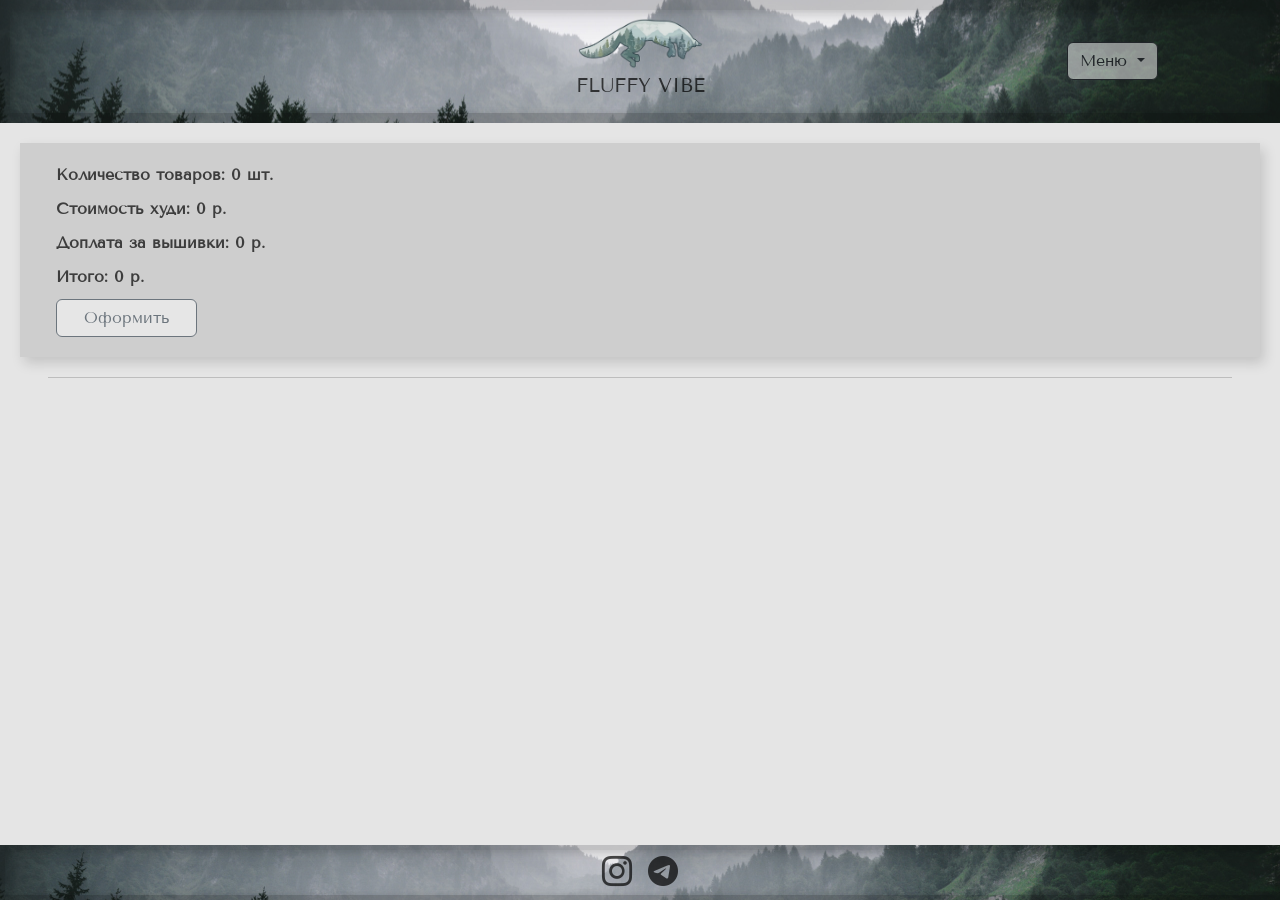
<file: basket.html>
<!DOCTYPE html>
<html lang="ru">
<head>
    <meta charset="UTF-8">
    <meta name="viewport" content="width=device-width, initial-scale=1.0">
    <title>Корзина</title>

    <link href="https://cdn.jsdelivr.net/npm/bootstrap@5.3.8/dist/css/bootstrap.min.css" rel="stylesheet" integrity="sha384-sRIl4kxILFvY47J16cr9ZwB07vP4J8+LH7qKQnuqkuIAvNWLzeN8tE5YBujZqJLB" crossorigin="anonymous">
    <link rel="preconnect" href="https://fonts.googleapis.com">
    <link rel="preconnect" href="https://fonts.gstatic.com" crossorigin>
    <link href="https://fonts.googleapis.com/css2?family=Tenor+Sans&display=swap" rel="stylesheet">

    <link rel="stylesheet" href="https://cdn.jsdelivr.net/npm/bootstrap-icons@1.11.0/font/bootstrap-icons.css">
    <link rel="stylesheet" href="styles.css">
    <link rel="icon" type="image/png" href="pictures/favicon-96x96.png" sizes="96x96">
</head>

<body>
    <header class="header">
        <!-- nav — семантический тег: блок предназначен для навигации по сайту.
             navbar — базовый класс Bootstrap для navbar.-->
        <nav class="navbar" >
            <!-- занимаем 3 столбца, чтобы лого было в центре 
             g - убирает полоску справа 
             px - отступы слева и справа-->
            <div class="row w-100 g-0 px-0">
                <div class="d-none d-sm-block col-sm-3"></div>
                <div class="logo-with-text col-12 col-sm-6">
                    <img src="pictures/fluffy_vibe_logo.png" class="main-logo" alt="Логотип">
                    <h1 class="main-text mt-1 fw-light">FLUFFY VIBE</h1>                    
                </div>  
                <!-- Меню справа -->
                <div class="d-flex justify-content-center py-4 col-12 col-sm-3">
                    <div class="dropdown">
                        <button class="btn btn-outline-dark dropdown-toggle" type="button" data-bs-toggle="dropdown">
                            Меню
                        </button>
                        <ul class="dropdown-menu dropdown-menu-center">
                            <li><a class="dropdown-item" href="index.html">Главная</a></li>
                            <li><a class="dropdown-item" href="catalog.html">Каталог</a></li>                          
                        </ul>
                    </div>
                </div>
            </div>
        </nav>
    </header>

    <main class="main">
        <div class="row px-2 px-md-3 order" style="margin:20px; background-color: rgba(0, 0, 0, 0.10);">
            <div class="col-12 col-md-4 col-lg-3 orderDetails"> 
                <span id="count" ></span>
                <span id="hoodiesPrice"></span>
                <span id="stripesPrice"></span>
                <span id="totalPrice"></span>
                 <button id="btnPlaceAnOrder" type="button" class="btn btn-md btn-outline-secondary w-50">Оформить</button> 
            </div>
        </div>

        <hr class = "mt-0 mx-5">

        <div id="table_OneSize"></div>     
        <div id="table_S"></div>  
        <div id="table_M"></div>  
        <div id="table_L"></div>     
    </main>
    
    <footer class="footer"> 
        <ul>
            <li>
                <a href="https://www.instagram.com/fluffy.vibe/" target="_blank" aria-label="Instagram">
                    <i class="bi-instagram"></i> 
                </a>
            </li>
            <li>
                <a href="https://t.me/fluffy_vibe_store" target="_blank" aria-label="Telegram">
                    <i class="bi-telegram"></i>
                </a>
            </li>
        </ul>
    </footer> 
    
    <script src="https://cdn.jsdelivr.net/npm/bootstrap@5.3.8/dist/js/bootstrap.bundle.min.js" integrity="sha384-FKyoEForCGlyvwx9Hj09JcYn3nv7wiPVlz7YYwJrWVcXK/BmnVDxM+D2scQbITxI" crossorigin="anonymous"></script>
    <script src="02-script.js"></script>
    
</body>

</html>
</file>
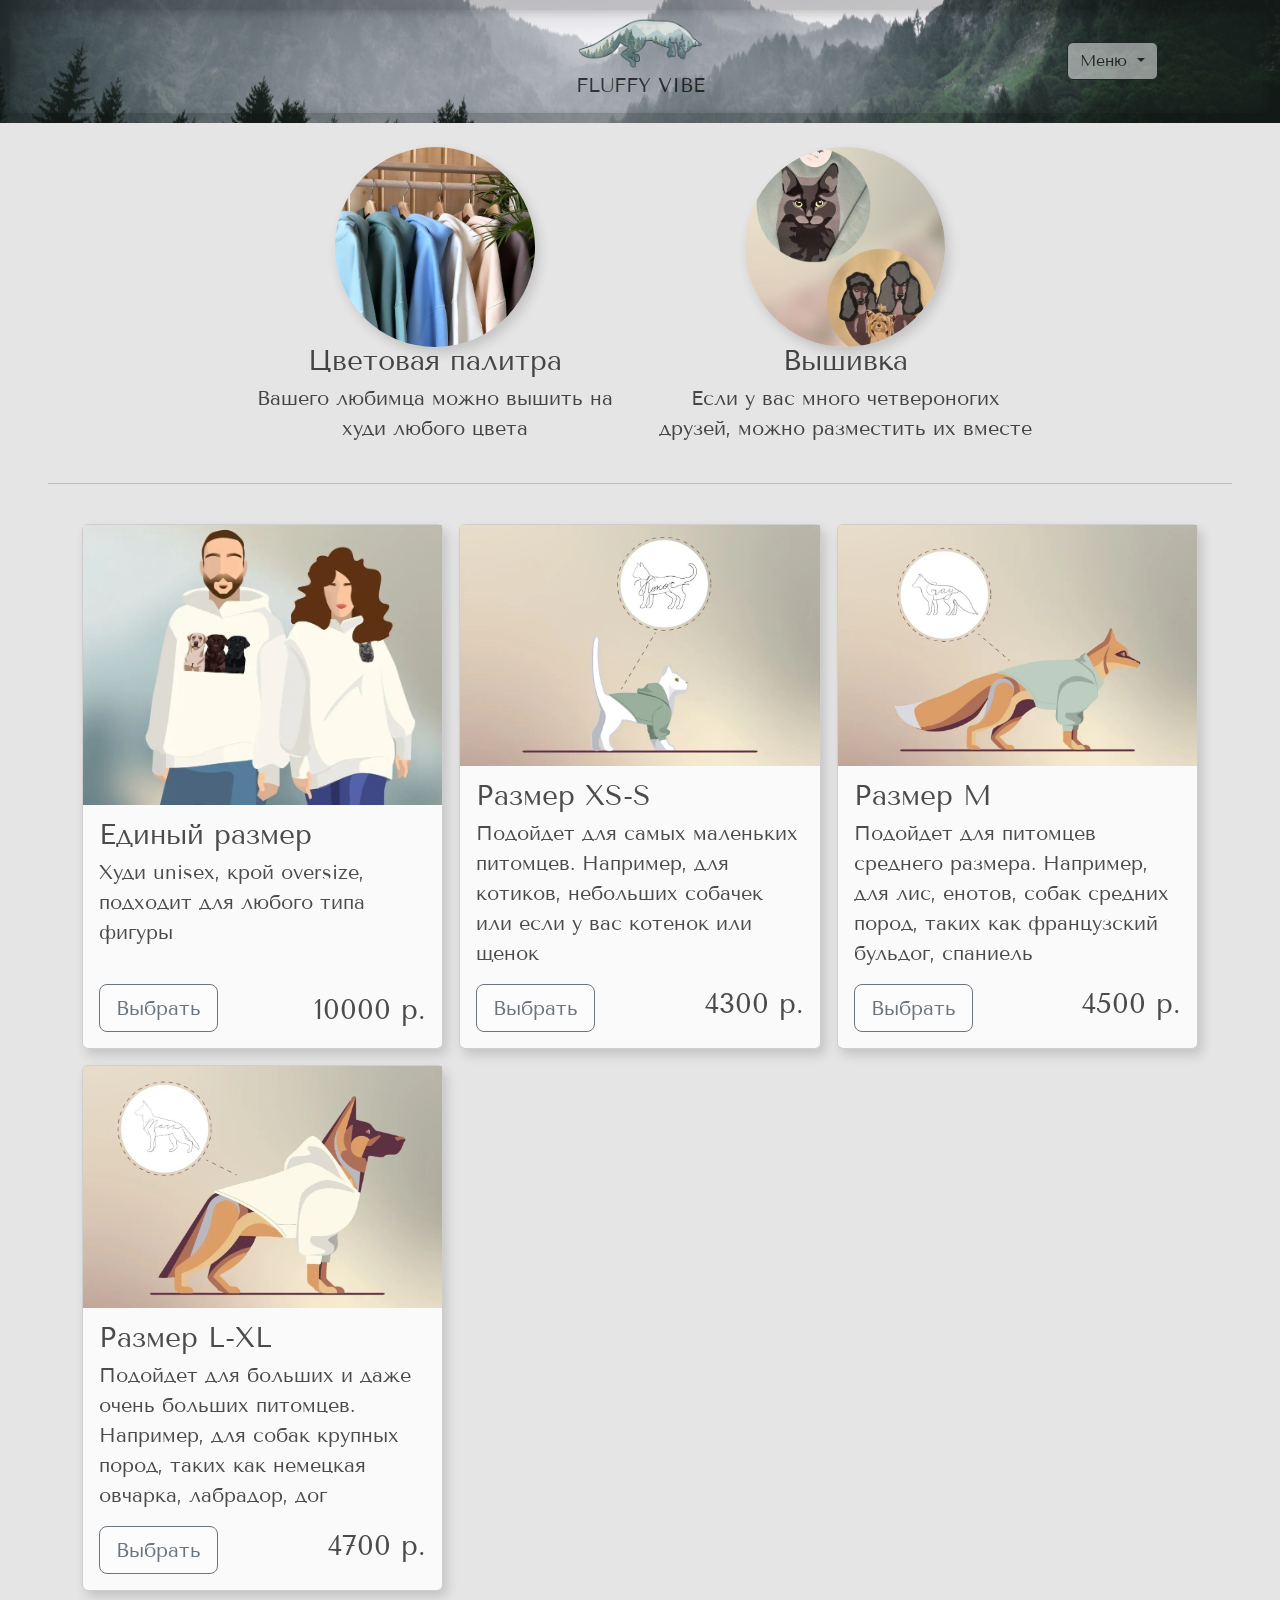
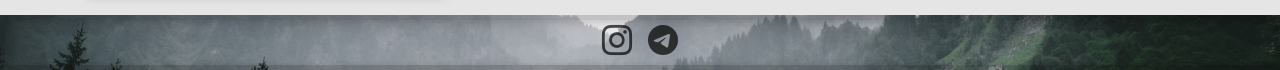
<file: catalog.html>
<!DOCTYPE html>
<html lang="ru">
<head>
    <meta charset="UTF-8">
    <meta name="viewport" content="width=device-width, initial-scale=1.0">
    <title>Каталог</title>

    <link href="https://cdn.jsdelivr.net/npm/bootstrap@5.3.8/dist/css/bootstrap.min.css" rel="stylesheet" integrity="sha384-sRIl4kxILFvY47J16cr9ZwB07vP4J8+LH7qKQnuqkuIAvNWLzeN8tE5YBujZqJLB" crossorigin="anonymous">
    <link rel="preconnect" href="https://fonts.googleapis.com">
    <link rel="preconnect" href="https://fonts.gstatic.com" crossorigin>
    <link href="https://fonts.googleapis.com/css2?family=Tenor+Sans&display=swap" rel="stylesheet">
    
    <link rel="stylesheet" href="https://cdn.jsdelivr.net/npm/bootstrap-icons@1.11.0/font/bootstrap-icons.css">
    <link rel="stylesheet" href="styles.css">
    <link rel="icon" type="image/png" href="pictures/favicon-96x96.png" sizes="96x96">
</head>

<body>
    <header class="header">
        <!-- nav — семантический тег: блок предназначен для навигации по сайту.
             navbar — базовый класс Bootstrap для navbar.-->
        <nav class="navbar" >
            <!-- занимаем 3 столбца, чтобы лого было в центре 
             g - убирает полоску справа 
             px - отступы слева и справа-->
            <div class="row w-100 g-0 px-0">
                <div class="d-none d-sm-block col-sm-3"></div>
                <div class="logo-with-text col-12 col-sm-6">
                    <img src="pictures/fluffy_vibe_logo.png" class="main-logo" alt="Логотип">
                    <h1 class="main-text mt-1 fw-light">FLUFFY VIBE</h1>
                </div>  
                <!-- Меню справа -->
                <div class="d-flex justify-content-center py-4 col-12 col-sm-3">
                    <div class="dropdown">
                        <button class="btn btn-outline-dark dropdown-toggle" type="button" data-bs-toggle="dropdown">
                            Меню
                        </button>
                        <ul class="dropdown-menu dropdown-menu-center">
                            <li><a class="dropdown-item" href="index.html">Главная</a></li>
                            <li><a class="dropdown-item" href="basket.html">Корзина</a></li>
                        </ul>
                    </div>
                </div>
            </div>
        </nav>
    </header>

    <main class="main">
        <div class="row px-4 py-4 mx-0"> 
            <div class="col-md-2"></div>
            <div class="col-md-4 text-center"> 
                <img src="photos/colors.jpg"  alt="Цветовая палитра худи" class="rounded-circle">
                <h2 class="my-title lh-1">Цветовая палитра</h2> 
                <p class="my-text lead">Вашего любимца можно вышить на худи любого цвета</p> 
            </div>

            <div class="col-md-4 text-center"> 
                <img src="photos/stripes.jpg" alt="Примеры вышивки" class="rounded-circle"> 
                <h2 class="my-title lh-1">Вышивка</h2> 
                <p class="my-text lead">Если у вас много четвероногих друзей, можно разместить их вместе</p>
            </div>
        </div>   
        <hr class = "mt-0 mx-5">

        <!-- Карточки товаров -->
        <div class="product-cards px-4 py-4">
            <div class="container">
                <div class="row row-cols-1 row-cols-md-2 row-cols-lg-3 g-3"> 
                    <div class="col"> 
                        <div class="product-card card"> 
                            <img src="pictures/size_human.jpg" alt="Pазмер human">
                            <div class="card-body d-flex flex-column"> 
                                <h1 class="my-title lh-1"> Единый размер </h1>
                                <p class="my-text lead"> Худи unisex, крой oversize, подходит для любого типа фигуры </p> 
                                
                                <div class="d-flex justify-content-between align-items-end" style="margin-top:auto;">
                                    <button id="btnChoose_OneSize" type="button" class="btn btn-lg btn-outline-secondary">Выбрать</button> 
                                    <span id="spCount_OneSize" style="visibility: hidden; align-self: center;" >0</span>
                                    <button id="btnDel_OneSize" type="button" class="btn btn-lg btn-outline-secondary" style="visibility: hidden;">-</button> 
                                    <h2 class="my-title lh-1">10000 р.</h2> 
                                </div>
                            </div> 
                        </div> 
                    </div> 

                    <div class="col"> 
                        <div class="product-card card">   
                            <img src="pictures/size-1.jpg"  alt="Размер xs-s">
                            <div class="card-body"> 
                                <h1 class="my-title lh-1"> Размер XS-S </h1>
                                <p class="my-text lead"> Подойдет для самых маленьких питомцев. Например, для котиков, небольших собачек или если у вас котенок или щенок </p> 

                                <div class="d-flex justify-content-between align-items-center"> 
                                    <button id="btnChoose_S" type="button" class="btn btn-lg btn-outline-secondary">Выбрать</button> 
                                    <span id="spCount_S" style="visibility: hidden;">0</span>
                                    <button id="btnDel_S" type="button" class="btn btn-lg btn-outline-secondary" style="visibility: hidden;">-</button>
                                    <h2 class="my-title lh-1">4300 р.</h2> 
                                </div> 
                            </div> 
                        </div> 
                    </div> 

                    <div class="col"> 
                        <div class="product-card card"> 
                            <img src="pictures/size-2.jpg" alt="Размер m">
                            <div class="card-body">
                                <h1 class="my-title lh-1"> Размер M </h1> 
                                <p class="my-text lead"> Подойдет для питомцев среднего размера. Например, для лис, енотов, собак средних пород, таких как французский бульдог, спаниель</p>

                                <div class="d-flex justify-content-between align-items-center"> 
                                    <button id="btnChoose_M" type="button" class="btn btn-lg btn-outline-secondary">Выбрать</button>
                                    <span id="spCount_M" style="visibility: hidden;">0</span>
                                    <button id="btnDel_M" type="button" class="btn btn-lg btn-outline-secondary" style="visibility: hidden;">-</button> 
                                    <h2 class="my-title lh-1">4500 р.</h2>  
                                </div> 
                            </div> 
                        </div> 
                    </div> 

                    <div class="col"> 
                        <div class="product-card card"> 
                            <img src="pictures/size-3.jpg" alt="Размер l-xl">
                            <div class="card-body"> 
                                <h1 class="my-title lh-1"> Размер L-XL </h1>
                                <p class="my-text lead">Подойдет для больших и даже очень больших питомцев. Например, для собак крупных пород, таких как немецкая овчарка, лабрадор, дог</p> 

                                <div class="d-flex justify-content-between align-items-center"> 
                                    <button id="btnChoose_L" type="button" class="btn btn-lg btn-outline-secondary">Выбрать</button> 
                                    <span id="spCount_L" style="visibility: hidden;">0</span>
                                    <button id="btnDel_L" type="button" class="btn btn-lg btn-outline-secondary" style="visibility: hidden;">-</button> 
                                    
                                    <h2 class="my-title lh-1">4700 р.</h2> 
                                </div> 
                            </div> 
                        </div> 
                    </div> 
                </div>
            </div>               
        </div> 
    </main>

    <footer class="footer"> 
        <ul>
            <li>
                <a href="https://www.instagram.com/fluffy.vibe/" target="_blank" aria-label="Instagram">
                    <i class="bi-instagram"></i> 
                </a>
            </li>
            <li>
                <a href="https://t.me/fluffy_vibe_store" target="_blank" aria-label="Telegram">
                    <i class="bi-telegram"></i>
                </a>
            </li>
        </ul>
    </footer> 

    <script src="https://cdn.jsdelivr.net/npm/bootstrap@5.3.8/dist/js/bootstrap.bundle.min.js" integrity="sha384-FKyoEForCGlyvwx9Hj09JcYn3nv7wiPVlz7YYwJrWVcXK/BmnVDxM+D2scQbITxI" crossorigin="anonymous"></script>
    <script src="01-script.js"></script>
</body>

</html>
</file>
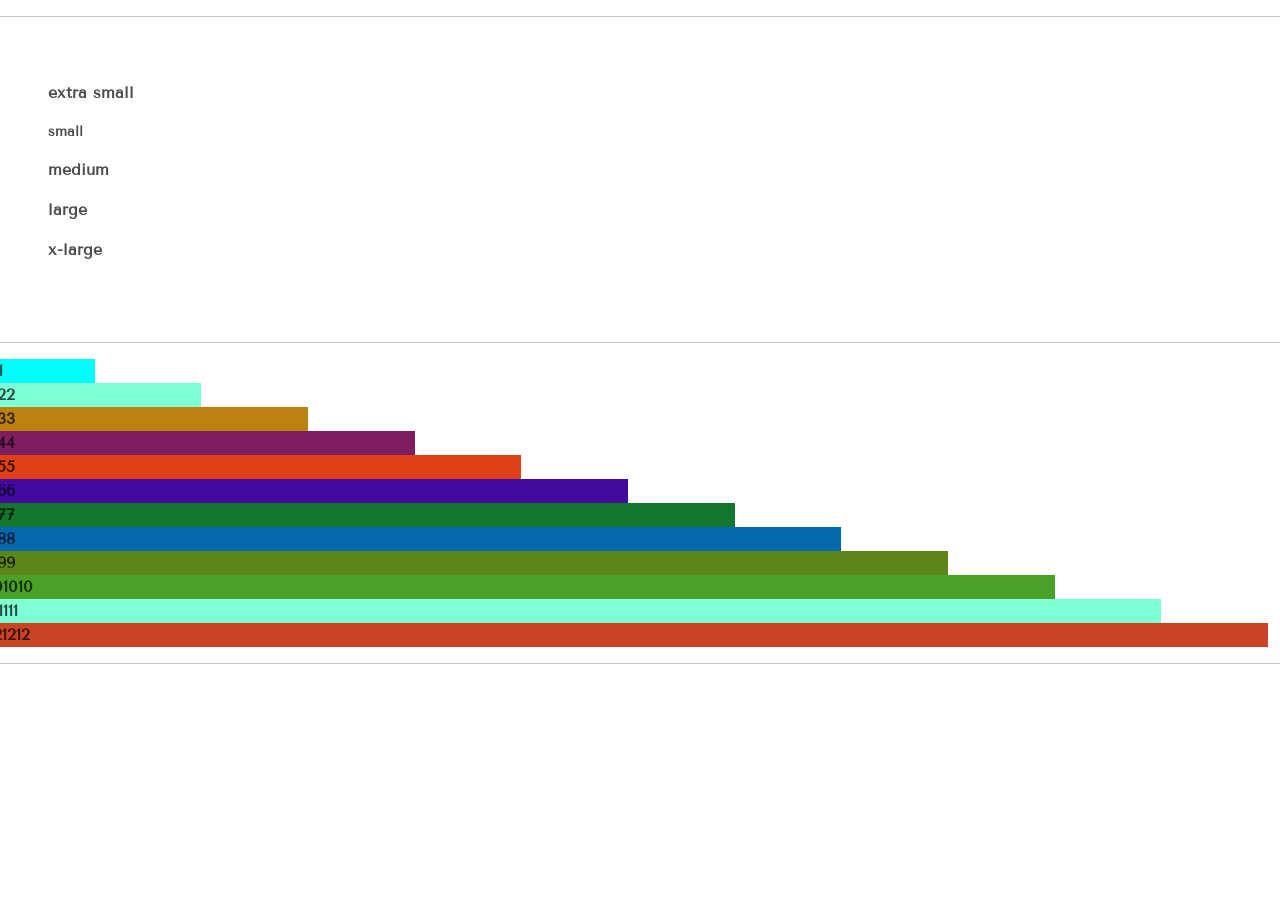
<file: for_test.html>
<!DOCTYPE html>
<html lang="en">
<head>
  <meta charset="UTF-8">
  <meta name="viewport" content="width=device-width, initial-scale=1.0">
  <title>Document</title>
  

  <link href="https://cdn.jsdelivr.net/npm/bootstrap@5.3.8/dist/css/bootstrap.min.css" rel="stylesheet" integrity="sha384-sRIl4kxILFvY47J16cr9ZwB07vP4J8+LH7qKQnuqkuIAvNWLzeN8tE5YBujZqJLB" crossorigin="anonymous">

    <link rel="preconnect" href="https://fonts.googleapis.com">
    <link rel="preconnect" href="https://fonts.gstatic.com" crossorigin>
    <link href="https://fonts.googleapis.com/css2?family=Tenor+Sans&display=swap" rel="stylesheet">
<link rel="stylesheet" href="styles.css">
</head>

<body>
    <hr>

    <div class="check1 p-5">
        <p class="extra-small"> extra small </p>
        <p class="small"> small </p>
        <p class="medium"> medium </p>
        <p class="large"> large </p>
        <p class="x-large"> x-large </p>
    </div>
    <hr>
    <div class="check2">
        <div class="row col-1" style="background-color: aqua;"> 111</div>
        <div class="row col-2" style="background-color:aquamarine;"> 222</div>
        <div class="row col-3" style="background-color:rgb(189, 129, 18);"> 333</div>
        <div class="row col-4" style="background-color:rgb(126, 29, 97);"> 444</div>
        <div class="row col-5" style="background-color:rgb(223, 64, 24);"> 555</div>
        <div class="row col-6" style="background-color:rgb(67, 10, 158);"> 666</div>
        <div class="row col-7" style="background-color:rgb(20, 119, 45);"> 777</div>
        <div class="row col-8" style="background-color:rgb(4, 104, 172);"> 888</div>
        <div class="row col-9" style="background-color:rgb(92, 134, 24);"> 999</div>
        <div class="row col-10" style="background-color:rgb(74, 161, 40);"> 101010</div>
        <div class="row col-11" style="background-color:aquamarine;"> 111111</div>
        <div class="row col-12" style="background-color:rgb(202, 67, 34);"> 121212</div>
    </div>
    <hr>

  <script src="https://cdn.jsdelivr.net/npm/bootstrap@5.3.8/dist/js/bootstrap.bundle.min.js" integrity="sha384-FKyoEForCGlyvwx9Hj09JcYn3nv7wiPVlz7YYwJrWVcXK/BmnVDxM+D2scQbITxI" crossorigin="anonymous"></script>
</body>

</html>
</file>
<file: styles.css>
/*шрифт, цвет*/
*, .form-select{ 
    font-family: "Tenor Sans", sans-serif;
    font-weight: 600;
    font-style: normal;
    color: rgba(0, 0, 0, 0.700);
}
/*тень*/
.video-inst, .carousel-inner, .product-card, .rounded-circle, .productData, .order{ 
    box-shadow:  4px 6px 12px rgba(0, 0, 0, 0.15);
}
.header, .footer {
    background-color: rgb(185, 200, 200); /*если фото не прогрузится*/
    position: relative; /*overflow: hidden; /*на родителе — не дает вылезти за границы*/
    background-image: url('pictures/priroda.jpg');
    background-size: cover;
    background-position: center;
}
/*--------HEADER--------*/
.navbar{
    border: solid rgba(0, 0, 0, 0.200);
    border-width: 10px;
    box-shadow: inset 0 .5em 1.5em #0000001a, inset 0 .125em .5em #00000026;
}
.logo-with-text{
    cursor: url('/pictures/paw.png') 16 16, auto; /*Лапка*/
    align-items: center;
    display: flex;
    flex-direction: column;
} 

/*Menu*/
.btn{
    background-color: rgba(255, 255, 255, 0.5);
}
.dropdown-menu{
    /* background-color: rgba(255, 255, 255, 0.800); */
    background-color: #d2d6d6da;
} 
/*--------FOOTER--------*/
.footer ul {
    list-style: none;
    padding: 0px;
    margin: 0px;
    display: flex;
    gap: 1rem;
    justify-content: center;
    border: solid rgba(0, 0, 0, 0.200);
    border-width: 5px;
    box-shadow: inset 0 .5em 1.5em #0000001a, inset 0 .125em .5em #00000026;  
}
.footer a {
    font-size: 30px;
    text-decoration: none;
}
/*--------MAIN--------*/
body {
    display: flex; /* чтобы футер всегда был прижат к низу экрана */
    flex-direction: column;
    min-height: 100vh; /* не меньше высоты экрана */
}
.main{
    background-color:rgba(0, 0, 0, 0.1);
    flex:1;
}

/*--------PAGES--------*/
/*--------1-INDEX--------*/
/* my-title, my-text */
.video-inst{
    width:100%;
    max-height: 80vh;
    object-fit: cover;
    display: block;   
}
/*--------2-CATALOG--------*/
.rounded-circle{
    height: 200px;
    width: 200px;
    object-fit: cover;
    object-position: top;
}
.product-card{
    background-color:  rgba(255, 255, 255, 0.800);
    width: 100%;
    height: 100%;
    color: rgba(0, 0, 0, 0.700);
}

/*--------3-BASKET--------*/
.orderDetails{
    display: flex;
    flex-direction: column;
    gap: 10px;
    margin: 10px;
    padding: 10px;
}
.productData{
    border: solid rgba(0, 0, 0, 0.200);
    border-width: 1px;
    margin: 20px;
    gap: 10px;
    background-color: rgba(255, 255, 255, 0.3);
}
.colorSelector{
    width: 185px;
}
.colorDemo{
    width: 25px; 
    height: 25px;
    border: solid rgba(0, 0, 0, 0.200);
    border-width: 1px; 
    border-radius: 15%; 
    margin-left: 5px; 
    background-color: rgba(255, 255, 255, 0);
}

.formInput{
    border: solid rgba(0, 0, 0, 0.200);
    border-width: 1px;
    margin: auto; 
    padding: 20px;
    background-color: #F5EAD6;
 }
 .instruction{
    width: 80%;
    max-width: 400px;
}
 .colLeft {
    padding: 0;
    text-align: center;
 }
  .colRight {
    margin: auto;
 }

 .info{
    background-color: #DBC5AE;
    padding: 15px;
    margin: 0 0 10px 0;
 }
 .stripesCount, .inputMeasurement{
    width: 50px;
}
/*-------------------------------------------  */
/*extra small <576px*/
@media (max-width: 576px) {
    /* .extra-small{background-color:yellow;} */
    .main-text, .my-text {
        font-size: 16px;
    }
    .main-logo {
        width: 100px;
    }
    .my-title{
        font-size: 24px;
    }
}
/*small ≥576px*/
@media (min-width: 576px) and (max-width: 768px) {
    /* .small{background-color:yellow;} */
    .main-text, .my-text {
        font-size: 16px;
    }
    .main-logo {
        width: 100px;
    }
    .my-title{
        font-size: 24px;
    }
}
/*medium ≥768px*/
@media (min-width: 768px) and (max-width: 992px)  {
    /* .medium{background-color:yellow;} */
    .main-text, .my-text {
        font-size: 16px;
    }
    .main-logo {
        width: 100px;
    }
    .my-title{
        font-size: 24px;
    }
}
/*large ≥992px*/
@media (min-width: 992px) and (max-width: 1200px){
    /* .large{background-color:yellow;} */   
    .main-text, .my-text {
        font-size: 18px;
    }
    .main-logo {
        width: 113px;
    }
    .my-title{
        font-size: 26px;
    }
}
/*x-large ≥1200px*/
@media (min-width: 1200px) {
    /* .x-large{background-color:yellow;} */   
    .main-text, .my-text  {
        font-size: 20px;
    }
    .main-logo {
        width: 125px;
    }
    .my-title{
        font-size: 28px;
    }
}
</file>
